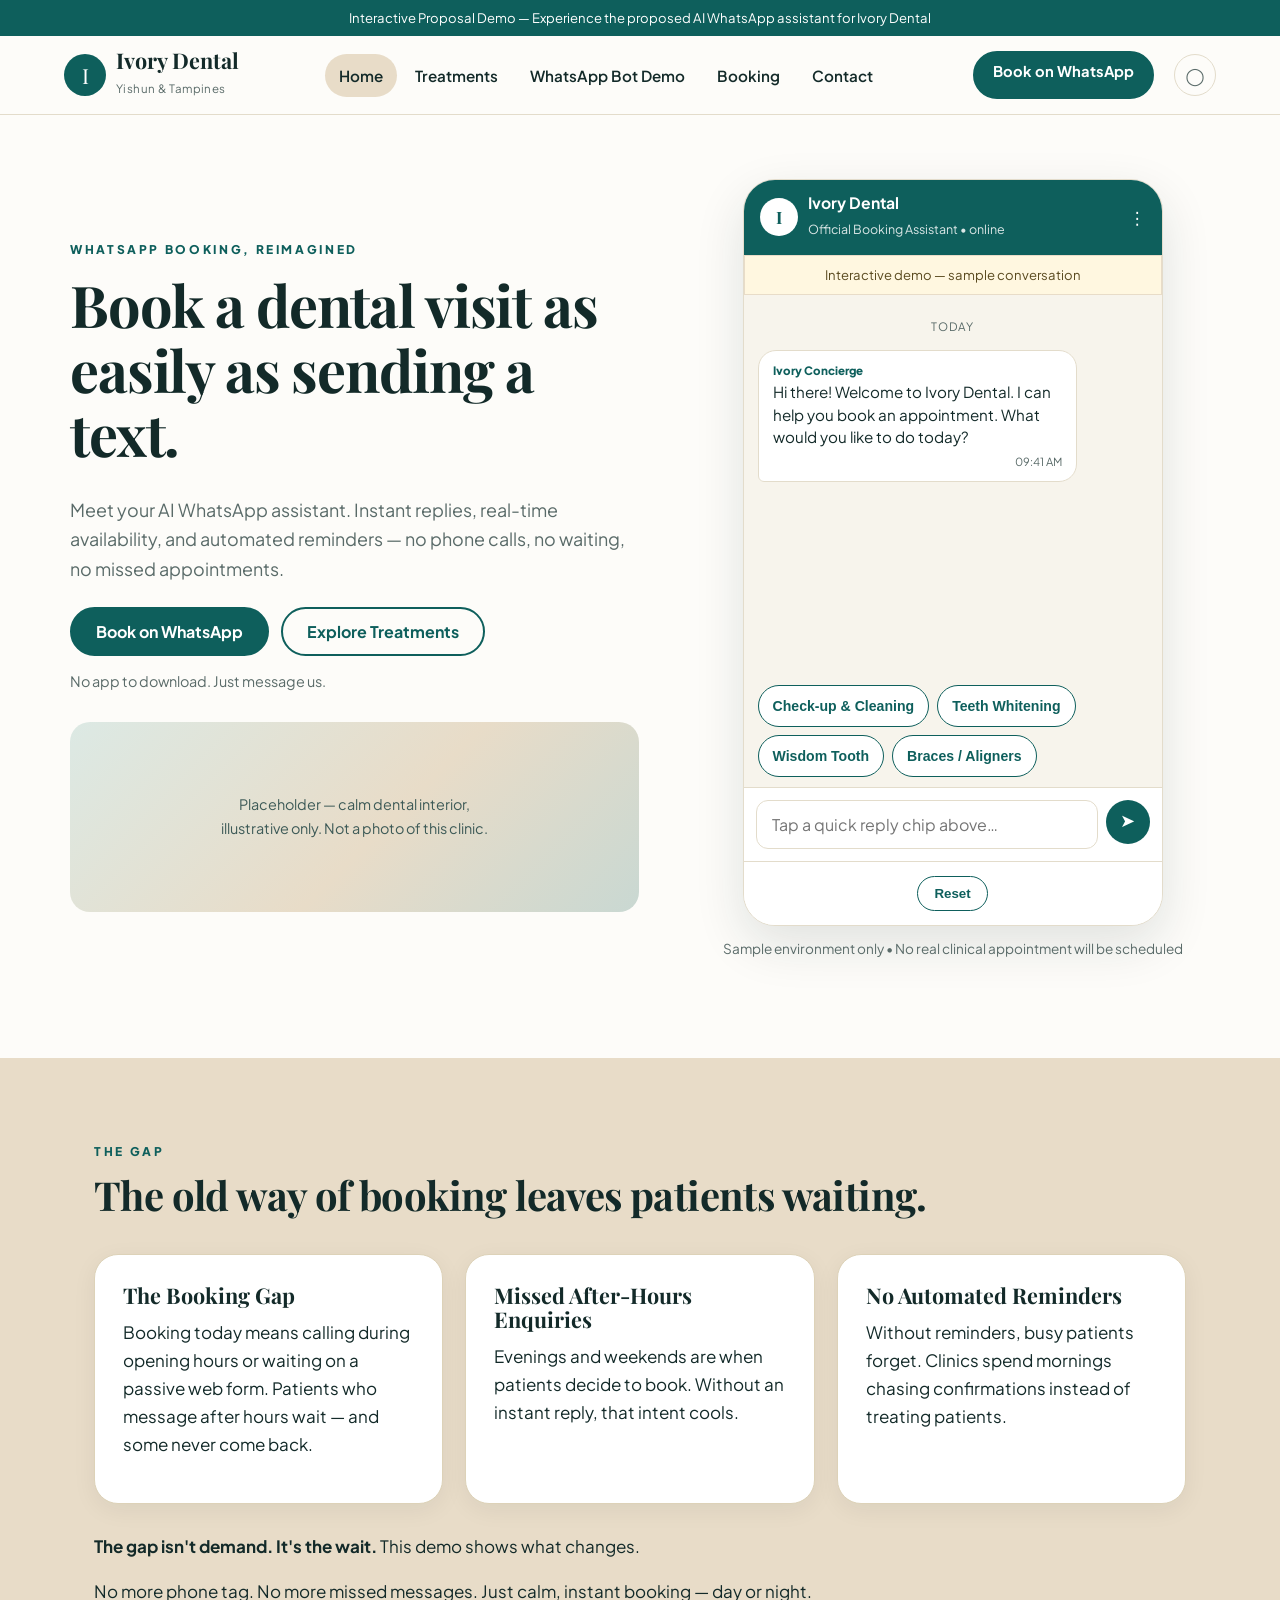
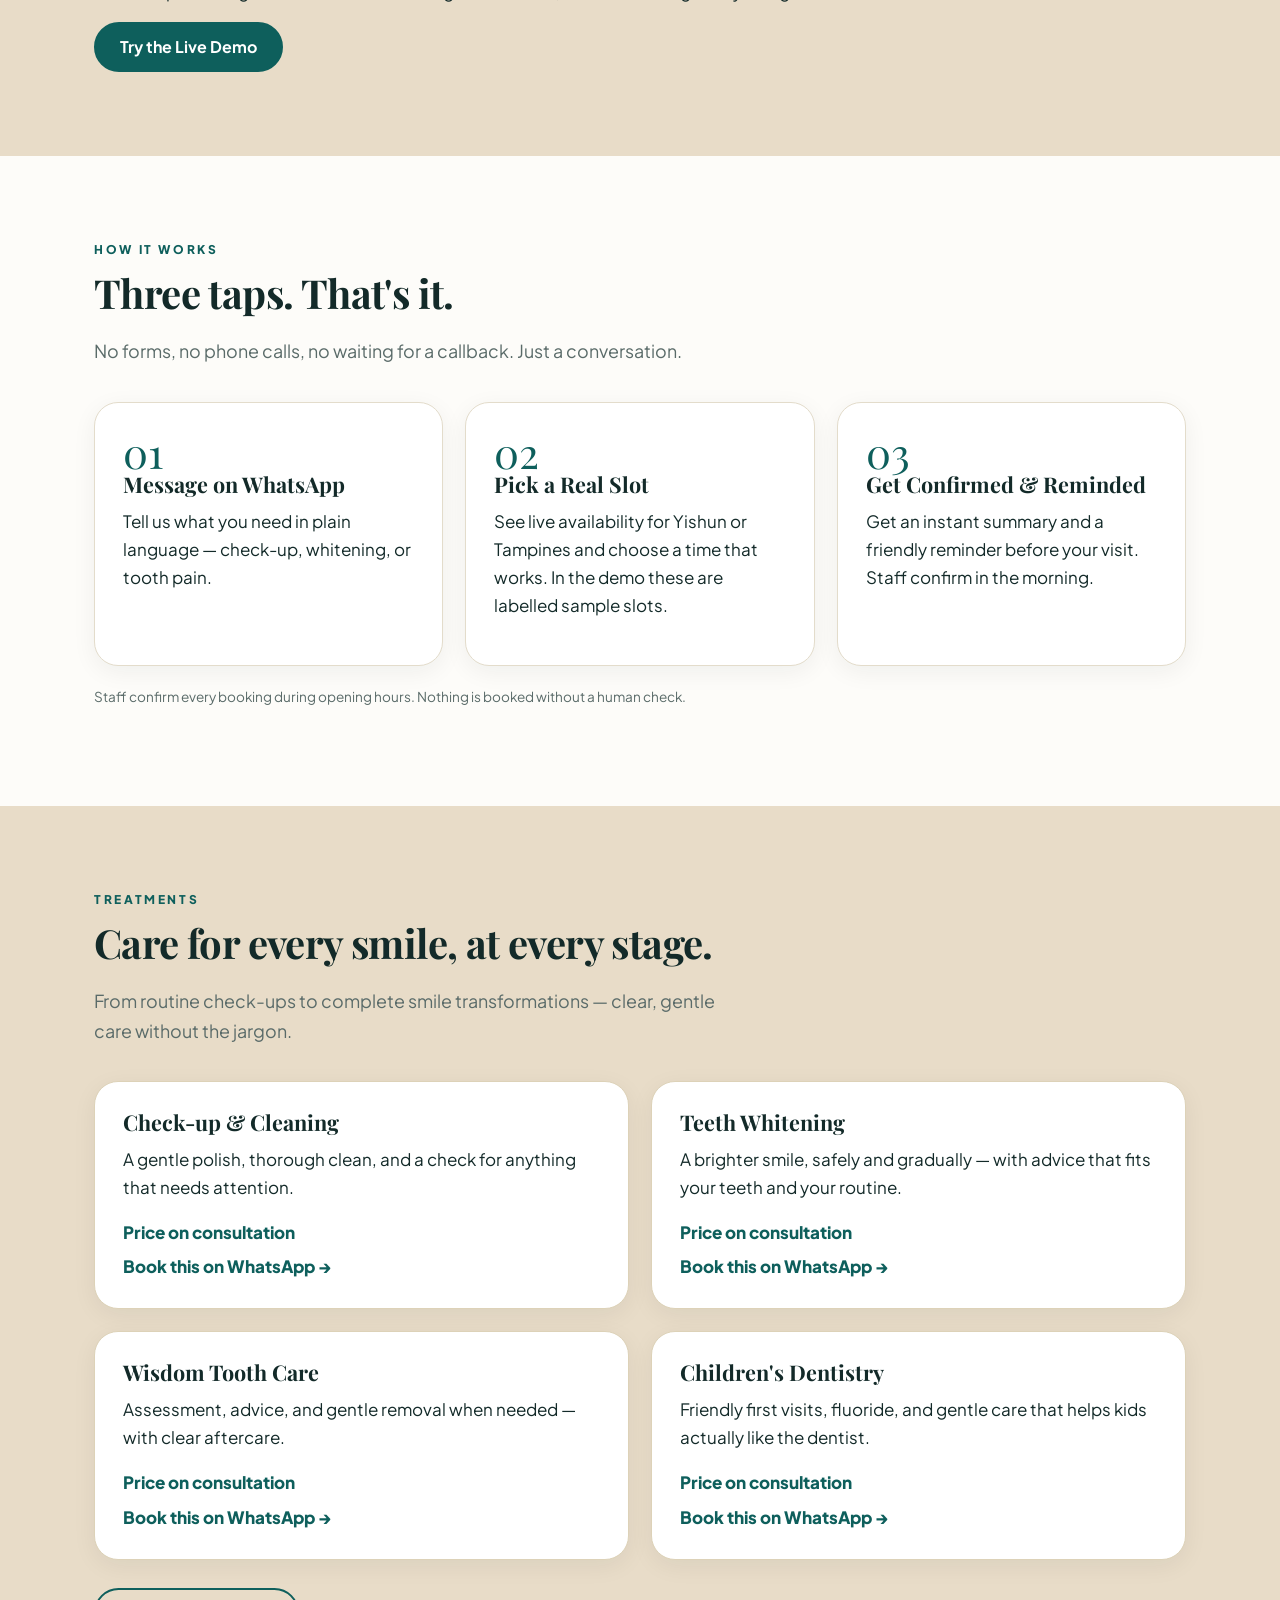
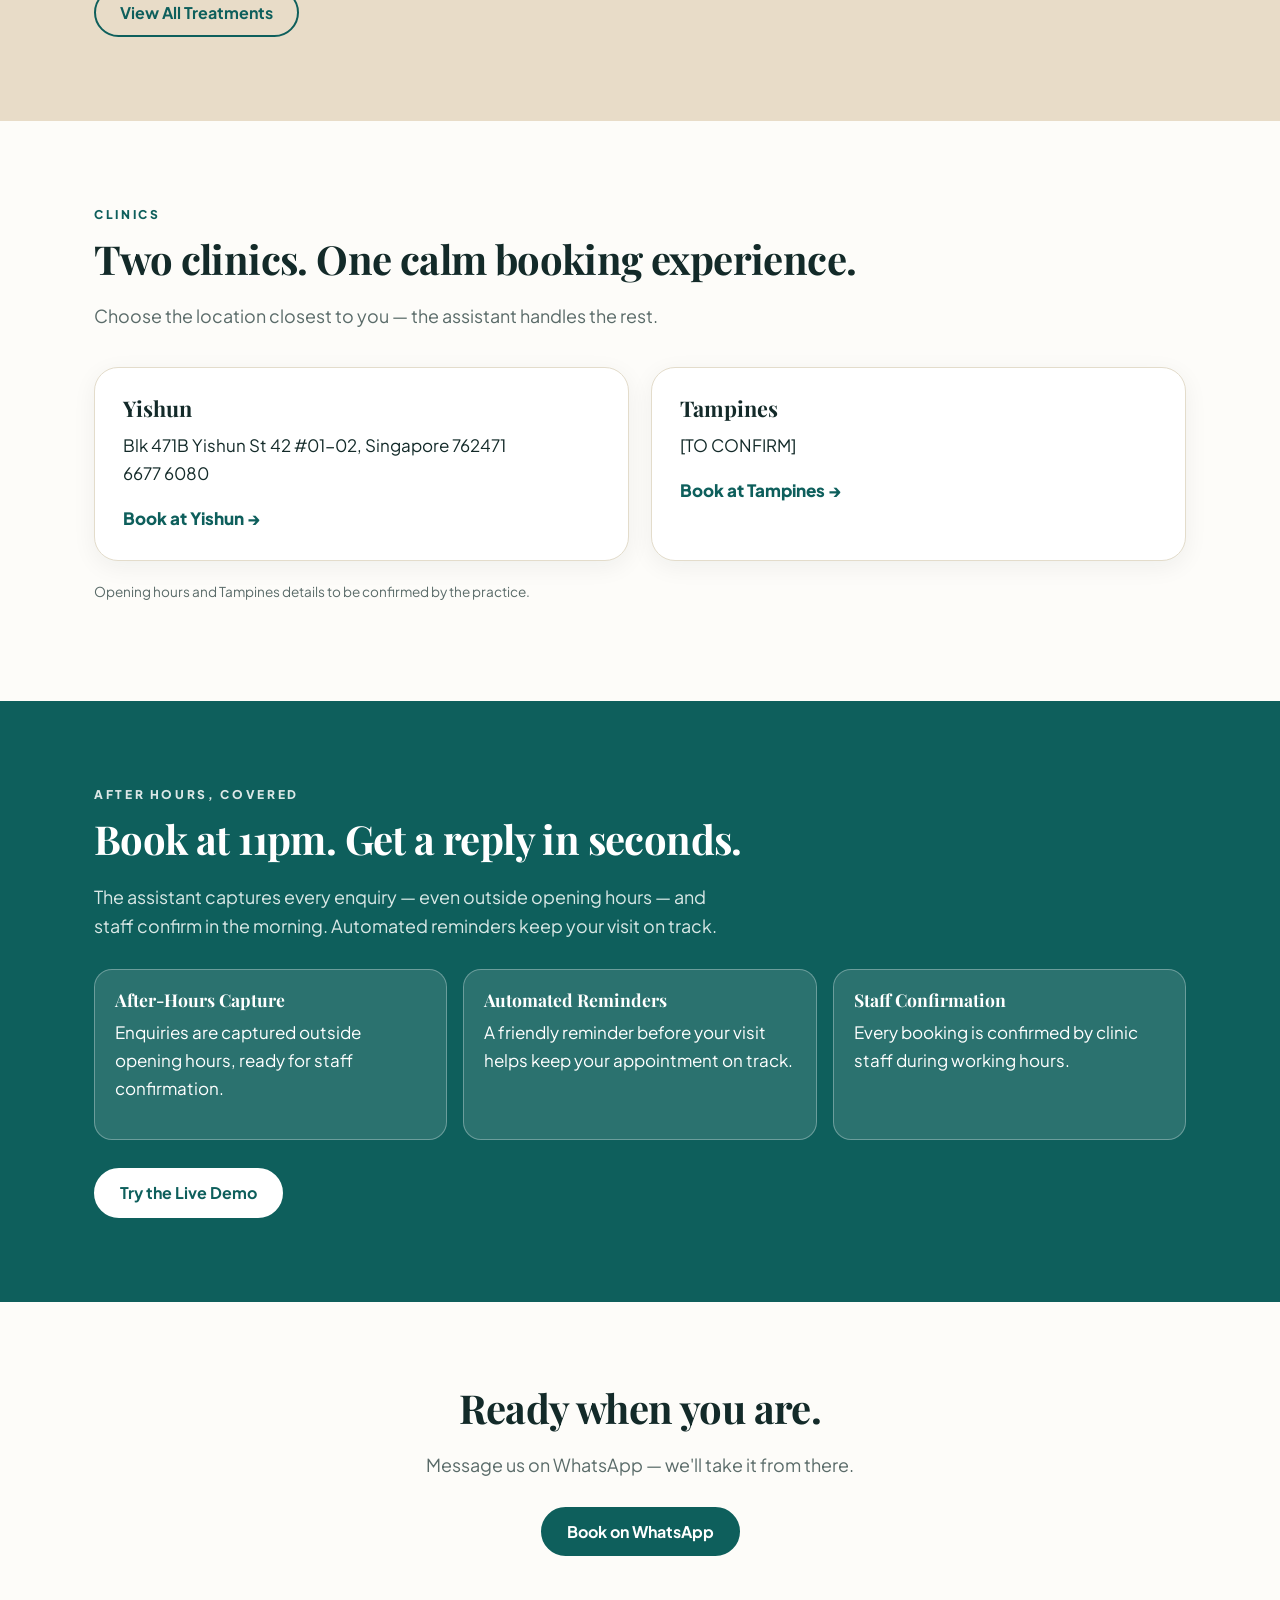
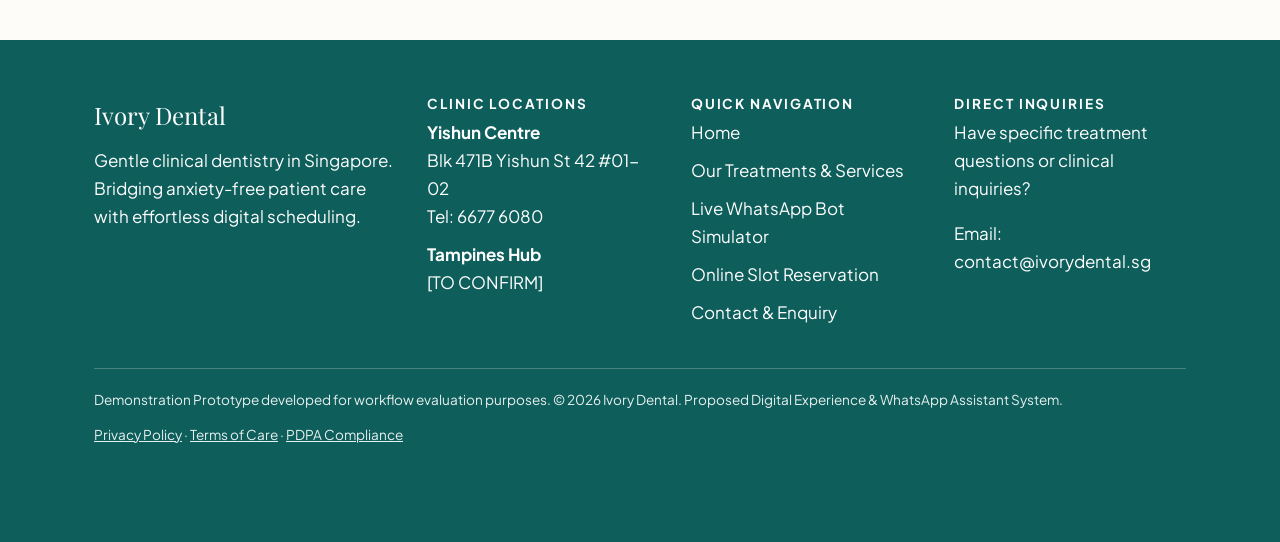
<file: index.html>
<!DOCTYPE html>
<html lang="en">
<head>
<meta charset="UTF-8">
<meta name="viewport" content="width=device-width, initial-scale=1">
<title>Ivory Dental — Book a dental visit as easily as sending a text | WhatsApp Booking Demo</title>
<meta name="description" content="Interactive proposal demo of the proposed Ivory Dental WhatsApp booking assistant. Sample conversation only — no real appointment will be scheduled.">
<link rel="preconnect" href="https://fonts.googleapis.com">
<link href="https://fonts.googleapis.com/css2?family=Playfair+Display:wght@600;700&family=Plus+Jakarta+Sans:wght@400;600;700;800&display=swap" rel="stylesheet">
<link rel="stylesheet" href="style.css">
</head>
<body>
<a class="skip" href="#main">Skip to content</a>
<div class="announce">Interactive Proposal Demo — Experience the proposed AI WhatsApp assistant for Ivory Dental</div>
<header class="site"><div class="header-in">
<a class="logo" href="index.html"><span class="logo-mark">I</span><span><b>Ivory Dental</b><small>Yishun &amp; Tampines</small></span></a>
<nav class="main" aria-label="Main"><a href="index.html" class="active">Home</a><a href="treatments.html">Treatments</a><a href="bot-demo.html">WhatsApp Bot Demo</a><a href="booking.html">Booking</a><a href="contact.html">Contact</a></nav>
<a class="btn btn-primary btn-sm header-cta" href="bot-demo.html">Book on WhatsApp</a>
<span class="account" aria-label="Account">◯</span>
</div></header>
<main id="main">
<section class="wrap hero">
<div>
<p class="eyebrow">WhatsApp Booking, Reimagined</p>
<h1>Book a dental visit as easily as sending a text.</h1>
<p class="lede">Meet your AI WhatsApp assistant. Instant replies, real-time availability, and automated reminders — no phone calls, no waiting, no missed appointments.</p>
<div class="hero-ctas"><a class="btn btn-primary" href="bot-demo.html">Book on WhatsApp</a><a class="btn btn-outline" href="treatments.html">Explore Treatments</a></div>
<p class="hero-note">No app to download. Just message us.</p>
<div class="img-placeholder" style="margin-top:28px"><span>Placeholder — calm dental interior, illustrative only. Not a photo of this clinic.</span></div>
</div>
<div>
<div class="phone" data-chat>
<div class="phone-head"><span class="avatar">I</span><span><b>Ivory Dental</b><small>Official Booking Assistant • online</small></span><span class="spacer"></span><span aria-hidden="true">⋮</span></div>
<div class="demo-badge">Interactive demo — sample conversation</div>
<div class="chat" data-chat-log></div>
<div class="chips" style="padding:10px 14px;background:#F7F4EC" data-chat-chips></div>
<div class="composer"><input type="text" placeholder="Tap a quick reply chip above…" aria-label="Demo composer (not functional)" readonly><button type="button" aria-label="Send (demo only)">➤</button></div>
<div class="chat-controls"><button type="button" data-reminder-btn style="display:none">Test 24h Prior Reminder</button><button type="button" data-reset-btn>Reset</button></div>
</div>
<p class="note center" style="margin-top:12px">Sample environment only • No real clinical appointment will be scheduled</p>
</div>
</section>

<section class="band"><div class="wrap">
<p class="eyebrow">The Gap</p>
<h2>The old way of booking leaves patients waiting.</h2>
<div class="grid3">
<div class="card"><h3>The Booking Gap</h3><p>Booking today means calling during opening hours or waiting on a passive web form. Patients who message after hours wait — and some never come back.</p></div>
<div class="card"><h3>Missed After-Hours Enquiries</h3><p>Evenings and weekends are when patients decide to book. Without an instant reply, that intent cools.</p></div>
<div class="card"><h3>No Automated Reminders</h3><p>Without reminders, busy patients forget. Clinics spend mornings chasing confirmations instead of treating patients.</p></div>
</div>
<p style="margin-top:28px"><strong>The gap isn't demand. It's the wait.</strong> This demo shows what changes.</p>
<p>No more phone tag. No more missed messages. Just calm, instant booking — day or night.</p>
<a class="btn btn-primary" href="bot-demo.html">Try the Live Demo</a>
</div></section>

<section><div class="wrap">
<p class="eyebrow">How It Works</p>
<h2>Three taps. That's it.</h2>
<p class="lede">No forms, no phone calls, no waiting for a callback. Just a conversation.</p>
<div class="grid3">
<div class="card"><div class="step-num">01</div><h3>Message on WhatsApp</h3><p>Tell us what you need in plain language — check-up, whitening, or tooth pain.</p></div>
<div class="card"><div class="step-num">02</div><h3>Pick a Real Slot</h3><p>See live availability for Yishun or Tampines and choose a time that works. In the demo these are labelled sample slots.</p></div>
<div class="card"><div class="step-num">03</div><h3>Get Confirmed &amp; Reminded</h3><p>Get an instant summary and a friendly reminder before your visit. Staff confirm in the morning.</p></div>
</div>
<p class="note" style="margin-top:20px">Staff confirm every booking during opening hours. Nothing is booked without a human check.</p>
</div></section>

<section class="band"><div class="wrap">
<p class="eyebrow">Treatments</p>
<h2>Care for every smile, at every stage.</h2>
<p class="lede">From routine check-ups to complete smile transformations — clear, gentle care without the jargon.</p>
<div class="grid2">
<div class="card"><h3>Check-up &amp; Cleaning</h3><p>A gentle polish, thorough clean, and a check for anything that needs attention.</p><p class="price">Price on consultation</p><a class="card-link" href="bot-demo.html">Book this on WhatsApp →</a></div>
<div class="card"><h3>Teeth Whitening</h3><p>A brighter smile, safely and gradually — with advice that fits your teeth and your routine.</p><p class="price">Price on consultation</p><a class="card-link" href="bot-demo.html">Book this on WhatsApp →</a></div>
<div class="card"><h3>Wisdom Tooth Care</h3><p>Assessment, advice, and gentle removal when needed — with clear aftercare.</p><p class="price">Price on consultation</p><a class="card-link" href="bot-demo.html">Book this on WhatsApp →</a></div>
<div class="card"><h3>Children's Dentistry</h3><p>Friendly first visits, fluoride, and gentle care that helps kids actually like the dentist.</p><p class="price">Price on consultation</p><a class="card-link" href="bot-demo.html">Book this on WhatsApp →</a></div>
</div>
<div style="margin-top:28px"><a class="btn btn-outline" href="treatments.html">View All Treatments</a></div>
</div></section>

<section><div class="wrap">
<p class="eyebrow">Clinics</p>
<h2>Two clinics. One calm booking experience.</h2>
<p class="lede">Choose the location closest to you — the assistant handles the rest.</p>
<div class="grid2">
<div class="card"><h3>Yishun</h3><p>Blk 471B Yishun St 42 #01-02, Singapore 762471<br>6677 6080</p><a class="card-link" href="bot-demo.html">Book at Yishun →</a></div>
<div class="card"><h3>Tampines</h3><p>[TO CONFIRM]</p><a class="card-link" href="bot-demo.html">Book at Tampines →</a></div>
</div>
<p class="note" style="margin-top:20px">Opening hours and Tampines details to be confirmed by the practice.</p>
</div></section>

<section class="band-teal"><div class="wrap">
<p class="eyebrow">After Hours, Covered</p>
<h2>Book at 11pm. Get a reply in seconds.</h2>
<p class="lede">The assistant captures every enquiry — even outside opening hours — and staff confirm in the morning. Automated reminders keep your visit on track.</p>
<div class="mini-cards">
<div class="mini"><h3>After-Hours Capture</h3><p>Enquiries are captured outside opening hours, ready for staff confirmation.</p></div>
<div class="mini"><h3>Automated Reminders</h3><p>A friendly reminder before your visit helps keep your appointment on track.</p></div>
<div class="mini"><h3>Staff Confirmation</h3><p>Every booking is confirmed by clinic staff during working hours.</p></div>
</div>
<div style="margin-top:28px"><a class="btn btn-white" href="bot-demo.html">Try the Live Demo</a></div>
</div></section>

<section class="center"><div class="wrap">
<h2>Ready when you are.</h2>
<p class="lede" style="margin:0 auto 1.5em">Message us on WhatsApp — we'll take it from there.</p>
<a class="btn btn-primary" href="bot-demo.html">Book on WhatsApp</a>
</div></section>
</main>
<footer class="site"><div class="wrap">
<div class="foot-grid">
<div><p style="font-family:var(--serif);font-size:1.5rem;margin:0 0 10px">Ivory Dental</p><p>Gentle clinical dentistry in Singapore. Bridging anxiety-free patient care with effortless digital scheduling.</p></div>
<div><h3>Clinic Locations</h3><ul><li><strong>Yishun Centre</strong><br>Blk 471B Yishun St 42 #01-02<br>Tel: 6677 6080</li><li><strong>Tampines Hub</strong><br>[TO CONFIRM]</li></ul></div>
<div><h3>Quick Navigation</h3><ul><li><a href="index.html">Home</a></li><li><a href="treatments.html">Our Treatments &amp; Services</a></li><li><a href="bot-demo.html">Live WhatsApp Bot Simulator</a></li><li><a href="booking.html">Online Slot Reservation</a></li><li><a href="contact.html">Contact &amp; Enquiry</a></li></ul></div>
<div><h3>Direct Inquiries</h3><p>Have specific treatment questions or clinical inquiries?</p><p>Email: <a href="mailto:contact@ivorydental.sg">contact@ivorydental.sg</a></p></div>
</div>
<div class="foot-bottom"><span>Demonstration Prototype developed for workflow evaluation purposes. © 2026 Ivory Dental. Proposed Digital Experience &amp; WhatsApp Assistant System.</span><span><a href="contact.html">Privacy Policy</a> · <a href="contact.html">Terms of Care</a> · <a href="contact.html">PDPA Compliance</a></span></div>
</div></footer>
<div class="mobile-bar"><a href="bot-demo.html">Book on WhatsApp</a><a class="call" href="tel:66776080">Call 6677 6080</a></div>
<script src="app.js"></script>
</body>
</html>
</file>
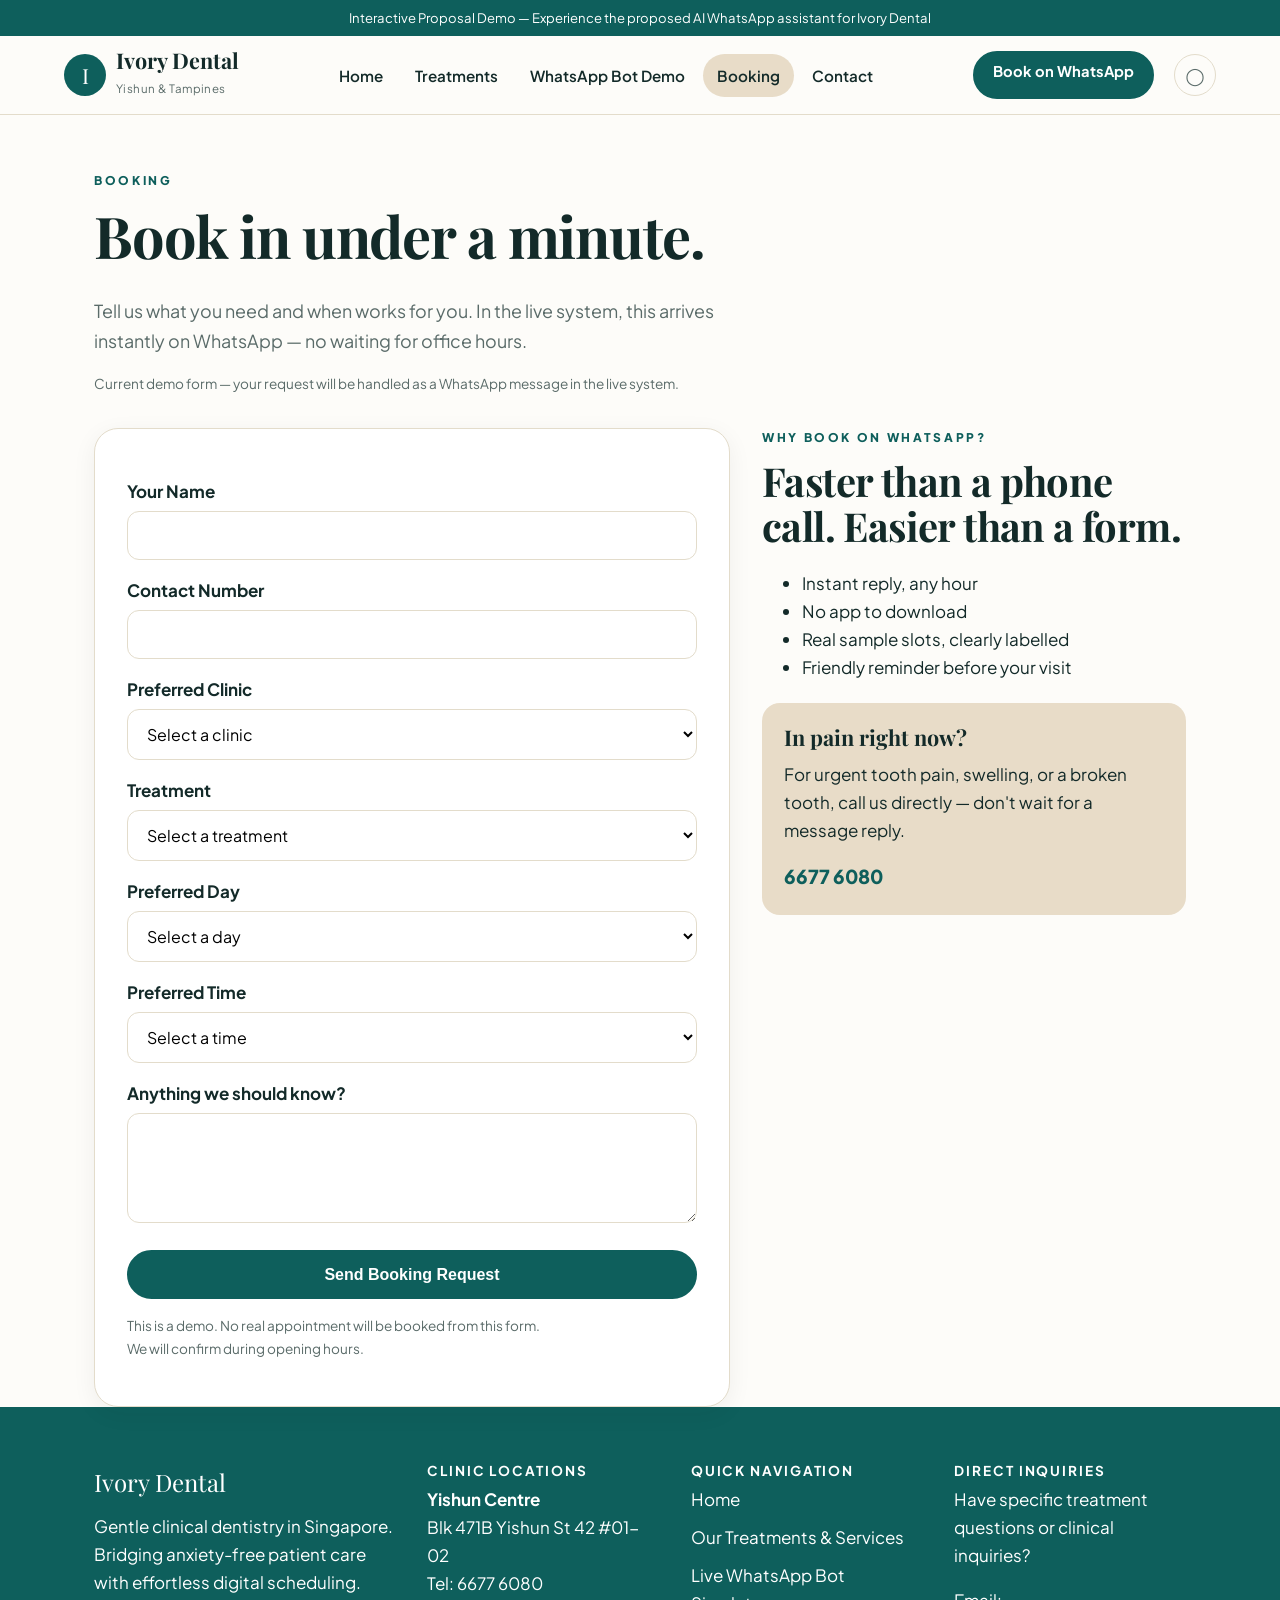
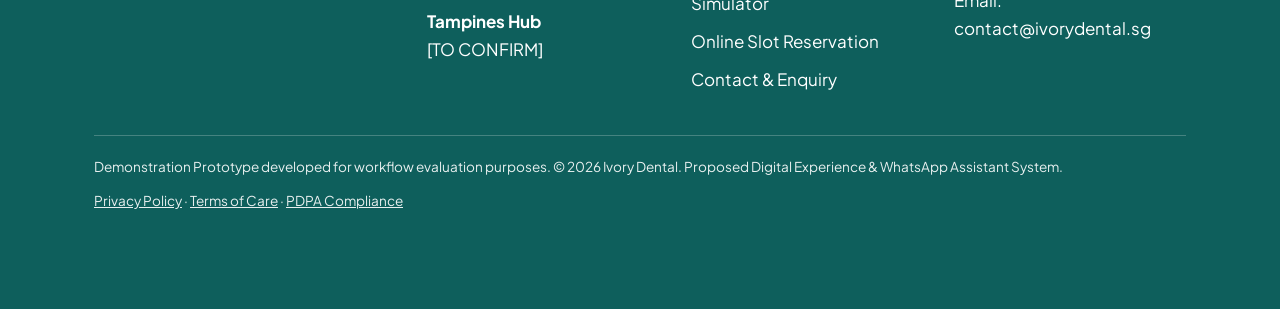
<file: booking.html>
<!DOCTYPE html>
<html lang="en">
<head>
<meta charset="UTF-8">
<meta name="viewport" content="width=device-width, initial-scale=1">
<title>Ivory Dental Booking — Book in under a minute</title>
<meta name="description" content="Demo booking form for Ivory Dental. No real appointment will be booked from this form.">
<link rel="preconnect" href="https://fonts.googleapis.com">
<link href="https://fonts.googleapis.com/css2?family=Playfair+Display:wght@600;700&family=Plus+Jakarta+Sans:wght@400;600;700;800&display=swap" rel="stylesheet">
<link rel="stylesheet" href="style.css">
</head>
<body>
<a class="skip" href="#main">Skip to content</a>
<div class="announce">Interactive Proposal Demo — Experience the proposed AI WhatsApp assistant for Ivory Dental</div>
<header class="site"><div class="header-in">
<a class="logo" href="index.html"><span class="logo-mark">I</span><span><b>Ivory Dental</b><small>Yishun &amp; Tampines</small></span></a>
<nav class="main" aria-label="Main"><a href="index.html">Home</a><a href="treatments.html">Treatments</a><a href="bot-demo.html">WhatsApp Bot Demo</a><a href="booking.html" class=active>Booking</a><a href="contact.html">Contact</a></nav>
<a class="btn btn-primary btn-sm header-cta" href="bot-demo.html">Book on WhatsApp</a>
<span class="account" aria-label="Account">◯</span>
</div></header>
<main id="main">
<section class="wrap" style="padding-top:56px"><p class="eyebrow">Booking</p>
<h1>Book in under a minute.</h1>
<p class="lede">Tell us what you need and when works for you. In the live system, this arrives instantly on WhatsApp — no waiting for office hours.</p>
<p class="note">Current demo form — your request will be handled as a WhatsApp message in the live system.</p>
<div style="display:grid;grid-template-columns:1.2fr .8fr;gap:32px;margin-top:32px;align-items:start">
<form class="form-card" id="booking-form">
<label for="f-name">Your Name</label><input id="f-name" name="name" type="text" autocomplete="name" required>
<label for="f-contact">Contact Number</label><input id="f-contact" name="contact" type="tel" autocomplete="tel" required>
<label for="f-clinic">Preferred Clinic</label><select id="f-clinic" name="clinic" required><option value="">Select a clinic</option><option>Yishun</option><option>Tampines</option></select>
<label for="f-treatment">Treatment</label><select id="f-treatment" name="treatment" required><option value="">Select a treatment</option><option>Check-up & Cleaning</option><option>Fillings</option><option>Whitening</option><option>Orthodontics</option><option>Implants</option><option>Wisdom Tooth</option><option>Children's Dentistry</option></select>
<label for="f-day">Preferred Day</label><select id="f-day" name="day" required><option value="">Select a day</option><option>Monday</option><option>Tuesday</option><option>Wednesday</option><option>Thursday</option><option>Friday</option><option>Saturday</option><option>Sunday</option></select>
<label for="f-time">Preferred Time</label><select id="f-time" name="time" required><option value="">Select a time</option><option>Morning</option><option>Afternoon</option><option>Evening</option></select>
<label for="f-notes">Anything we should know?</label><textarea id="f-notes" name="notes"></textarea>
<button class="btn btn-primary" type="submit" style="margin-top:20px;width:100%">Send Booking Request</button>
<p class="note" style="margin-top:16px">This is a demo. No real appointment will be booked from this form.<br>We will confirm during opening hours.</p>
<div class="confirm" id="booking-confirm" hidden></div>
</form>
<div>
<p class="eyebrow">Why Book on WhatsApp?</p>
<h2>Faster than a phone call. Easier than a form.</h2>
<ul><li>Instant reply, any hour</li><li>No app to download</li><li>Real sample slots, clearly labelled</li><li>Friendly reminder before your visit</li></ul>
<div class="urgent"><h3>In pain right now?</h3><p>For urgent tooth pain, swelling, or a broken tooth, call us directly — don't wait for a message reply.</p><a href="tel:66776080">6677 6080</a></div>
</div></div></section>
</main>
<footer class="site"><div class="wrap">
<div class="foot-grid">
<div><p style="font-family:var(--serif);font-size:1.5rem;margin:0 0 10px">Ivory Dental</p><p>Gentle clinical dentistry in Singapore. Bridging anxiety-free patient care with effortless digital scheduling.</p></div>
<div><h3>Clinic Locations</h3><ul><li><strong>Yishun Centre</strong><br>Blk 471B Yishun St 42 #01-02<br>Tel: 6677 6080</li><li><strong>Tampines Hub</strong><br>[TO CONFIRM]</li></ul></div>
<div><h3>Quick Navigation</h3><ul><li><a href="index.html">Home</a></li><li><a href="treatments.html">Our Treatments &amp; Services</a></li><li><a href="bot-demo.html">Live WhatsApp Bot Simulator</a></li><li><a href="booking.html">Online Slot Reservation</a></li><li><a href="contact.html">Contact &amp; Enquiry</a></li></ul></div>
<div><h3>Direct Inquiries</h3><p>Have specific treatment questions or clinical inquiries?</p><p>Email: <a href="mailto:contact@ivorydental.sg">contact@ivorydental.sg</a></p></div>
</div>
<div class="foot-bottom"><span>Demonstration Prototype developed for workflow evaluation purposes. © 2026 Ivory Dental. Proposed Digital Experience &amp; WhatsApp Assistant System.</span><span><a href="contact.html">Privacy Policy</a> · <a href="contact.html">Terms of Care</a> · <a href="contact.html">PDPA Compliance</a></span></div>
</div></footer>
<div class="mobile-bar"><a href="bot-demo.html">Book on WhatsApp</a><a class="call" href="tel:66776080">Call 6677 6080</a></div>
<script src="app.js"></script>
</body>
</html>
</file>
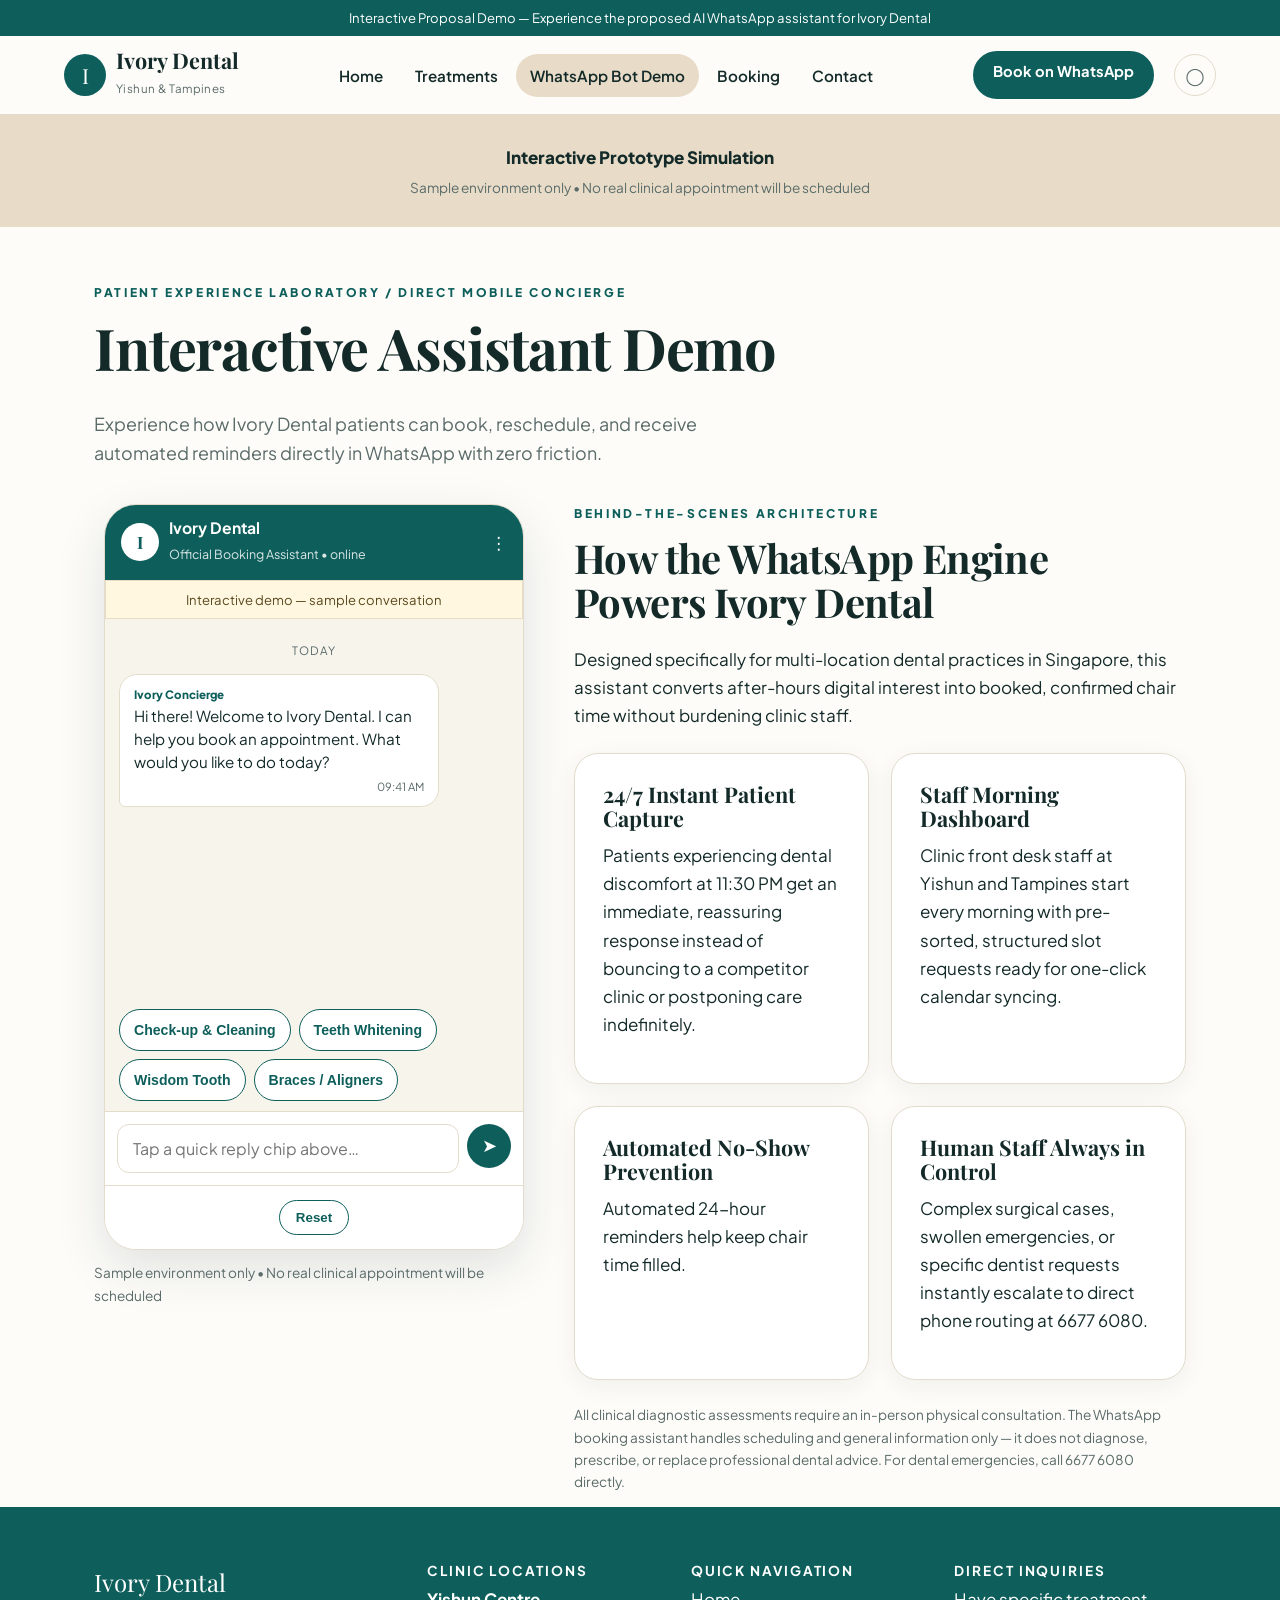
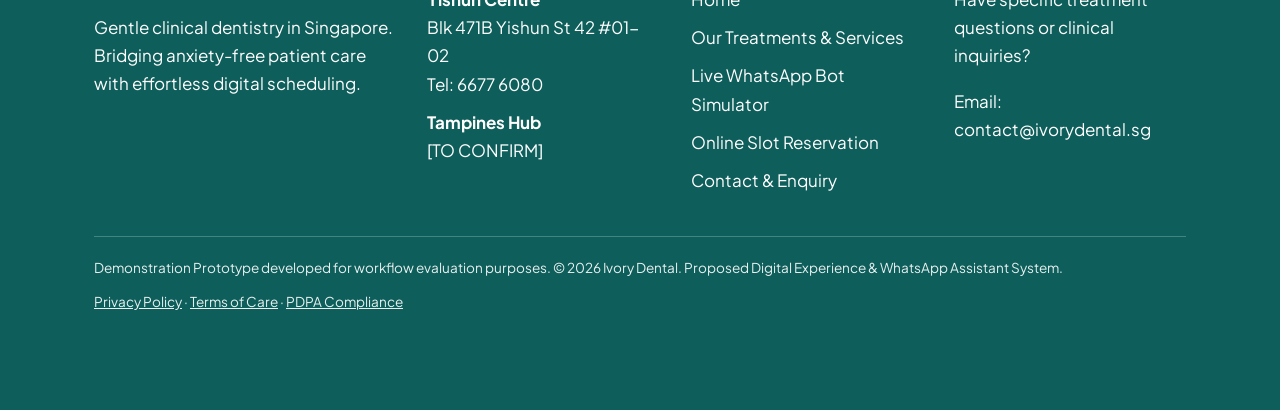
<file: bot-demo.html>
<!DOCTYPE html>
<html lang="en">
<head>
<meta charset="UTF-8">
<meta name="viewport" content="width=device-width, initial-scale=1">
<title>Ivory Dental WhatsApp Bot Demo — Interactive Assistant Demo</title>
<meta name="description" content="Try the proposed Ivory Dental WhatsApp booking assistant. Sample conversation only — Standard Booking flow.">
<link rel="preconnect" href="https://fonts.googleapis.com">
<link href="https://fonts.googleapis.com/css2?family=Playfair+Display:wght@600;700&family=Plus+Jakarta+Sans:wght@400;600;700;800&display=swap" rel="stylesheet">
<link rel="stylesheet" href="style.css">
</head>
<body>
<a class="skip" href="#main">Skip to content</a>
<div class="announce">Interactive Proposal Demo — Experience the proposed AI WhatsApp assistant for Ivory Dental</div>
<header class="site"><div class="header-in">
<a class="logo" href="index.html"><span class="logo-mark">I</span><span><b>Ivory Dental</b><small>Yishun &amp; Tampines</small></span></a>
<nav class="main" aria-label="Main"><a href="index.html">Home</a><a href="treatments.html">Treatments</a><a href="bot-demo.html" class=active>WhatsApp Bot Demo</a><a href="booking.html">Booking</a><a href="contact.html">Contact</a></nav>
<a class="btn btn-primary btn-sm header-cta" href="bot-demo.html">Book on WhatsApp</a>
<span class="account" aria-label="Account">◯</span>
</div></header>
<main id="main">
<section class="band" style="padding:28px 0"><div class="wrap center"><p style="margin:0;font-weight:800">Interactive Prototype Simulation</p><p class="note" style="margin:6px 0 0">Sample environment only • No real clinical appointment will be scheduled</p></div></section>
<section class="wrap" style="padding-top:56px"><p class="eyebrow">Patient Experience Laboratory / Direct Mobile Concierge</p>
<h1>Interactive Assistant Demo</h1>
<p class="lede">Experience how Ivory Dental patients can book, reschedule, and receive automated reminders directly in WhatsApp with zero friction.</p>
<div style="display:grid;grid-template-columns:440px 1fr;gap:40px;margin-top:36px;align-items:start" class="demo-layout">
<div><div class="phone" data-chat>
<div class="phone-head"><span class="avatar">I</span><span><b>Ivory Dental</b><small>Official Booking Assistant • online</small></span><span class="spacer"></span><span aria-hidden="true">⋮</span></div>
<div class="demo-badge">Interactive demo — sample conversation</div>
<div class="chat" data-chat-log></div>
<div class="chips" style="padding:10px 14px;background:#F7F4EC" data-chat-chips></div>
<div class="composer"><input type="text" placeholder="Tap a quick reply chip above…" aria-label="Demo composer (not functional)" readonly><button type="button" aria-label="Send (demo only)">➤</button></div>
<div class="chat-controls"><button type="button" data-reminder-btn style="display:none">Test 24h Prior Reminder</button><button type="button" data-reset-btn>Reset</button></div>
</div>
<p class="note" style="margin-top:12px">Sample environment only • No real clinical appointment will be scheduled</p></div>
<div>
<p class="eyebrow">Behind-the-Scenes Architecture</p>
<h2>How the WhatsApp Engine Powers Ivory Dental</h2>
<p>Designed specifically for multi-location dental practices in Singapore, this assistant converts after-hours digital interest into booked, confirmed chair time without burdening clinic staff.</p>
<div class="grid2" style="margin-top:24px">
<div class="card"><h3>24/7 Instant Patient Capture</h3><p>Patients experiencing dental discomfort at 11:30 PM get an immediate, reassuring response instead of bouncing to a competitor clinic or postponing care indefinitely.</p></div>
<div class="card"><h3>Staff Morning Dashboard</h3><p>Clinic front desk staff at Yishun and Tampines start every morning with pre-sorted, structured slot requests ready for one-click calendar syncing.</p></div>
<div class="card"><h3>Automated No-Show Prevention</h3><p>Automated 24-hour reminders help keep chair time filled.</p></div>
<div class="card"><h3>Human Staff Always in Control</h3><p>Complex surgical cases, swollen emergencies, or specific dentist requests instantly escalate to direct phone routing at 6677 6080.</p></div>
</div>
<p class="note" style="margin-top:24px">All clinical diagnostic assessments require an in-person physical consultation. The WhatsApp booking assistant handles scheduling and general information only — it does not diagnose, prescribe, or replace professional dental advice. For dental emergencies, call 6677 6080 directly.</p>
</div></div></section>
</main>
<footer class="site"><div class="wrap">
<div class="foot-grid">
<div><p style="font-family:var(--serif);font-size:1.5rem;margin:0 0 10px">Ivory Dental</p><p>Gentle clinical dentistry in Singapore. Bridging anxiety-free patient care with effortless digital scheduling.</p></div>
<div><h3>Clinic Locations</h3><ul><li><strong>Yishun Centre</strong><br>Blk 471B Yishun St 42 #01-02<br>Tel: 6677 6080</li><li><strong>Tampines Hub</strong><br>[TO CONFIRM]</li></ul></div>
<div><h3>Quick Navigation</h3><ul><li><a href="index.html">Home</a></li><li><a href="treatments.html">Our Treatments &amp; Services</a></li><li><a href="bot-demo.html">Live WhatsApp Bot Simulator</a></li><li><a href="booking.html">Online Slot Reservation</a></li><li><a href="contact.html">Contact &amp; Enquiry</a></li></ul></div>
<div><h3>Direct Inquiries</h3><p>Have specific treatment questions or clinical inquiries?</p><p>Email: <a href="mailto:contact@ivorydental.sg">contact@ivorydental.sg</a></p></div>
</div>
<div class="foot-bottom"><span>Demonstration Prototype developed for workflow evaluation purposes. © 2026 Ivory Dental. Proposed Digital Experience &amp; WhatsApp Assistant System.</span><span><a href="contact.html">Privacy Policy</a> · <a href="contact.html">Terms of Care</a> · <a href="contact.html">PDPA Compliance</a></span></div>
</div></footer>
<div class="mobile-bar"><a href="bot-demo.html">Book on WhatsApp</a><a class="call" href="tel:66776080">Call 6677 6080</a></div>
<script src="app.js"></script>
</body>
</html>
</file>
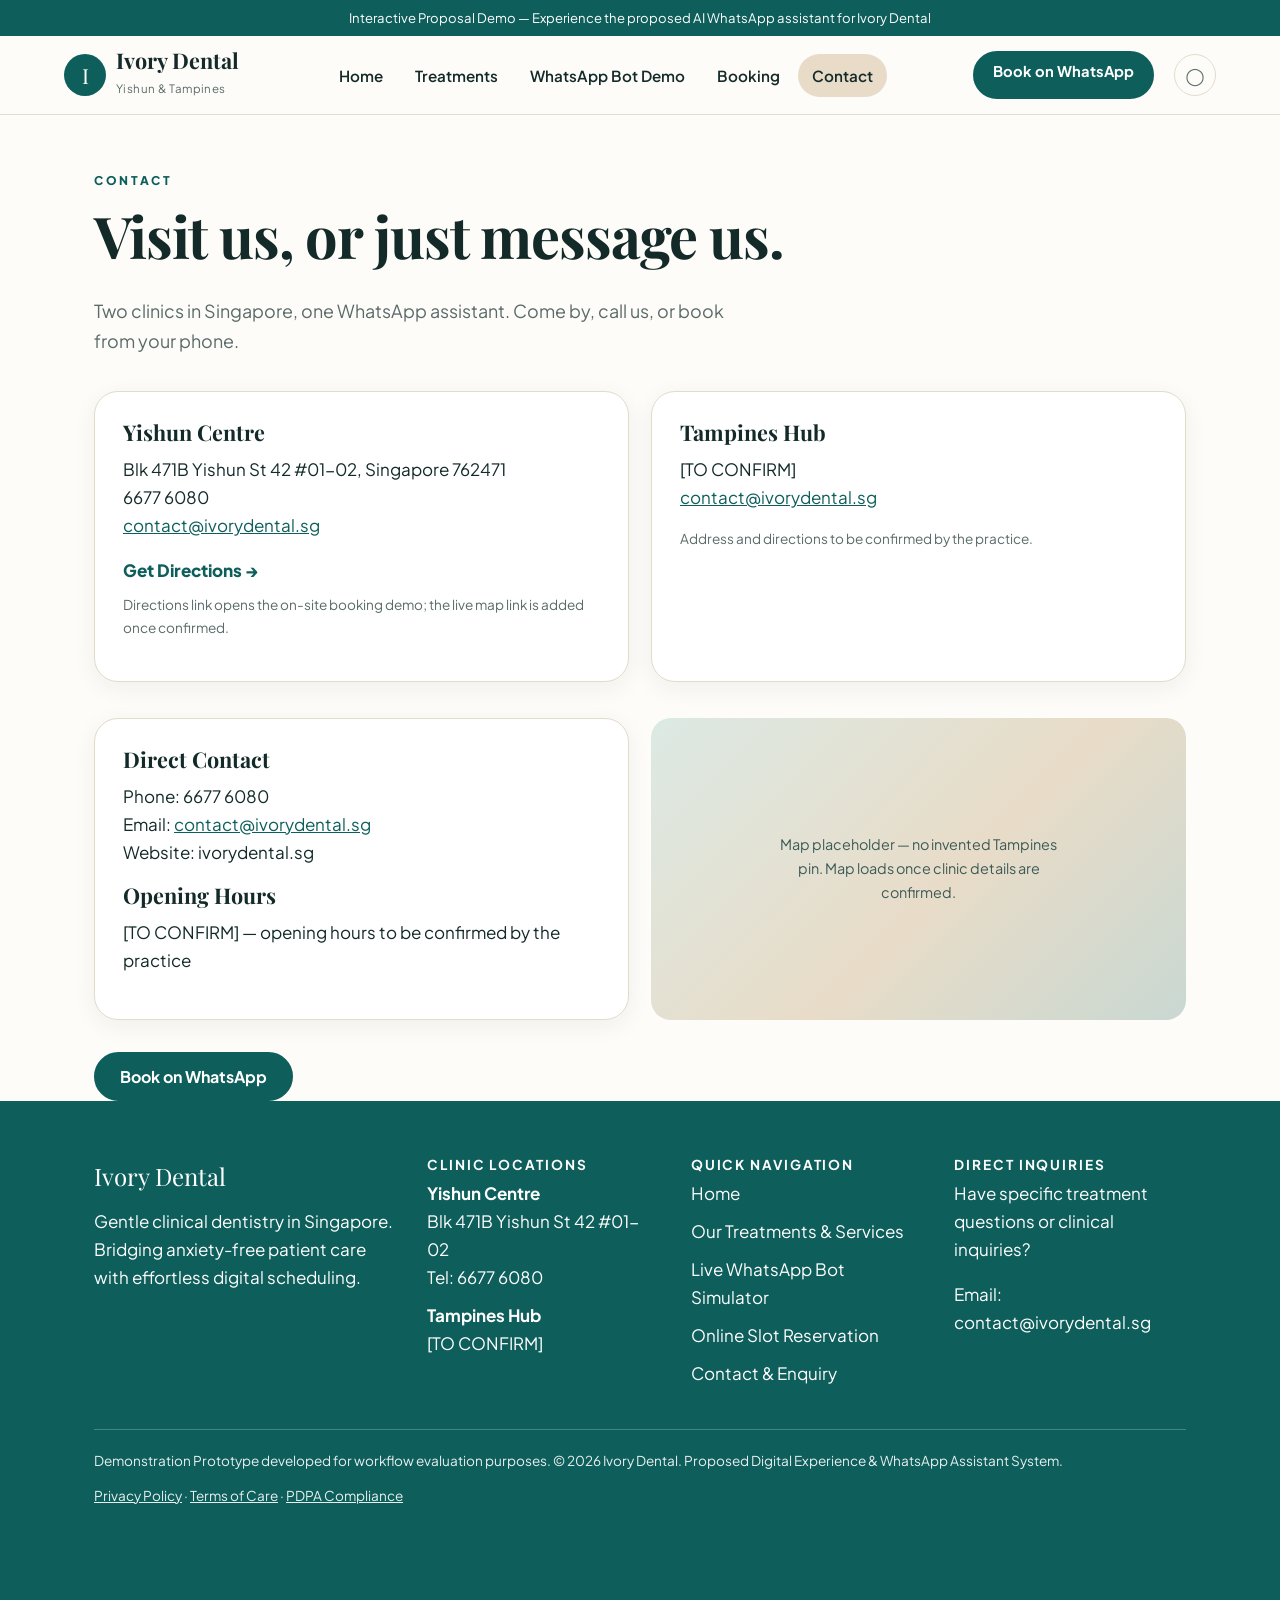
<file: contact.html>
<!DOCTYPE html>
<html lang="en">
<head>
<meta charset="UTF-8">
<meta name="viewport" content="width=device-width, initial-scale=1">
<title>Ivory Dental Contact — Yishun & Tampines</title>
<meta name="description" content="Contact Ivory Dental: Yishun address and phone, Tampines details to be confirmed.">
<link rel="preconnect" href="https://fonts.googleapis.com">
<link href="https://fonts.googleapis.com/css2?family=Playfair+Display:wght@600;700&family=Plus+Jakarta+Sans:wght@400;600;700;800&display=swap" rel="stylesheet">
<link rel="stylesheet" href="style.css">
</head>
<body>
<a class="skip" href="#main">Skip to content</a>
<div class="announce">Interactive Proposal Demo — Experience the proposed AI WhatsApp assistant for Ivory Dental</div>
<header class="site"><div class="header-in">
<a class="logo" href="index.html"><span class="logo-mark">I</span><span><b>Ivory Dental</b><small>Yishun &amp; Tampines</small></span></a>
<nav class="main" aria-label="Main"><a href="index.html">Home</a><a href="treatments.html">Treatments</a><a href="bot-demo.html">WhatsApp Bot Demo</a><a href="booking.html">Booking</a><a href="contact.html" class=active>Contact</a></nav>
<a class="btn btn-primary btn-sm header-cta" href="bot-demo.html">Book on WhatsApp</a>
<span class="account" aria-label="Account">◯</span>
</div></header>
<main id="main">
<section class="wrap" style="padding-top:56px"><p class="eyebrow">Contact</p>
<h1>Visit us, or just message us.</h1>
<p class="lede">Two clinics in Singapore, one WhatsApp assistant. Come by, call us, or book from your phone.</p>
<div class="grid2">
<div class="card"><h3>Yishun Centre</h3><p>Blk 471B Yishun St 42 #01-02, Singapore 762471<br>6677 6080<br><a href="mailto:contact@ivorydental.sg">contact@ivorydental.sg</a></p><a class="card-link" href="bot-demo.html">Get Directions →</a><p class="note" style="margin-top:10px">Directions link opens the on-site booking demo; the live map link is added once confirmed.</p></div>
<div class="card"><h3>Tampines Hub</h3><p>[TO CONFIRM]<br><a href="mailto:contact@ivorydental.sg">contact@ivorydental.sg</a></p><p class="note">Address and directions to be confirmed by the practice.</p></div>
</div>
<div class="grid2">
<div class="card"><h3>Direct Contact</h3><p>Phone: 6677 6080<br>Email: <a href="mailto:contact@ivorydental.sg">contact@ivorydental.sg</a><br>Website: ivorydental.sg</p><h3>Opening Hours</h3><p>[TO CONFIRM] — opening hours to be confirmed by the practice</p></div>
<div class="img-placeholder"><span>Map placeholder — no invented Tampines pin. Map loads once clinic details are confirmed.</span></div>
</div>
<div style="margin-top:32px"><a class="btn btn-primary" href="bot-demo.html">Book on WhatsApp</a></div>
</section>
</main>
<footer class="site"><div class="wrap">
<div class="foot-grid">
<div><p style="font-family:var(--serif);font-size:1.5rem;margin:0 0 10px">Ivory Dental</p><p>Gentle clinical dentistry in Singapore. Bridging anxiety-free patient care with effortless digital scheduling.</p></div>
<div><h3>Clinic Locations</h3><ul><li><strong>Yishun Centre</strong><br>Blk 471B Yishun St 42 #01-02<br>Tel: 6677 6080</li><li><strong>Tampines Hub</strong><br>[TO CONFIRM]</li></ul></div>
<div><h3>Quick Navigation</h3><ul><li><a href="index.html">Home</a></li><li><a href="treatments.html">Our Treatments &amp; Services</a></li><li><a href="bot-demo.html">Live WhatsApp Bot Simulator</a></li><li><a href="booking.html">Online Slot Reservation</a></li><li><a href="contact.html">Contact &amp; Enquiry</a></li></ul></div>
<div><h3>Direct Inquiries</h3><p>Have specific treatment questions or clinical inquiries?</p><p>Email: <a href="mailto:contact@ivorydental.sg">contact@ivorydental.sg</a></p></div>
</div>
<div class="foot-bottom"><span>Demonstration Prototype developed for workflow evaluation purposes. © 2026 Ivory Dental. Proposed Digital Experience &amp; WhatsApp Assistant System.</span><span><a href="contact.html">Privacy Policy</a> · <a href="contact.html">Terms of Care</a> · <a href="contact.html">PDPA Compliance</a></span></div>
</div></footer>
<div class="mobile-bar"><a href="bot-demo.html">Book on WhatsApp</a><a class="call" href="tel:66776080">Call 6677 6080</a></div>
<script src="app.js"></script>
</body>
</html>
</file>
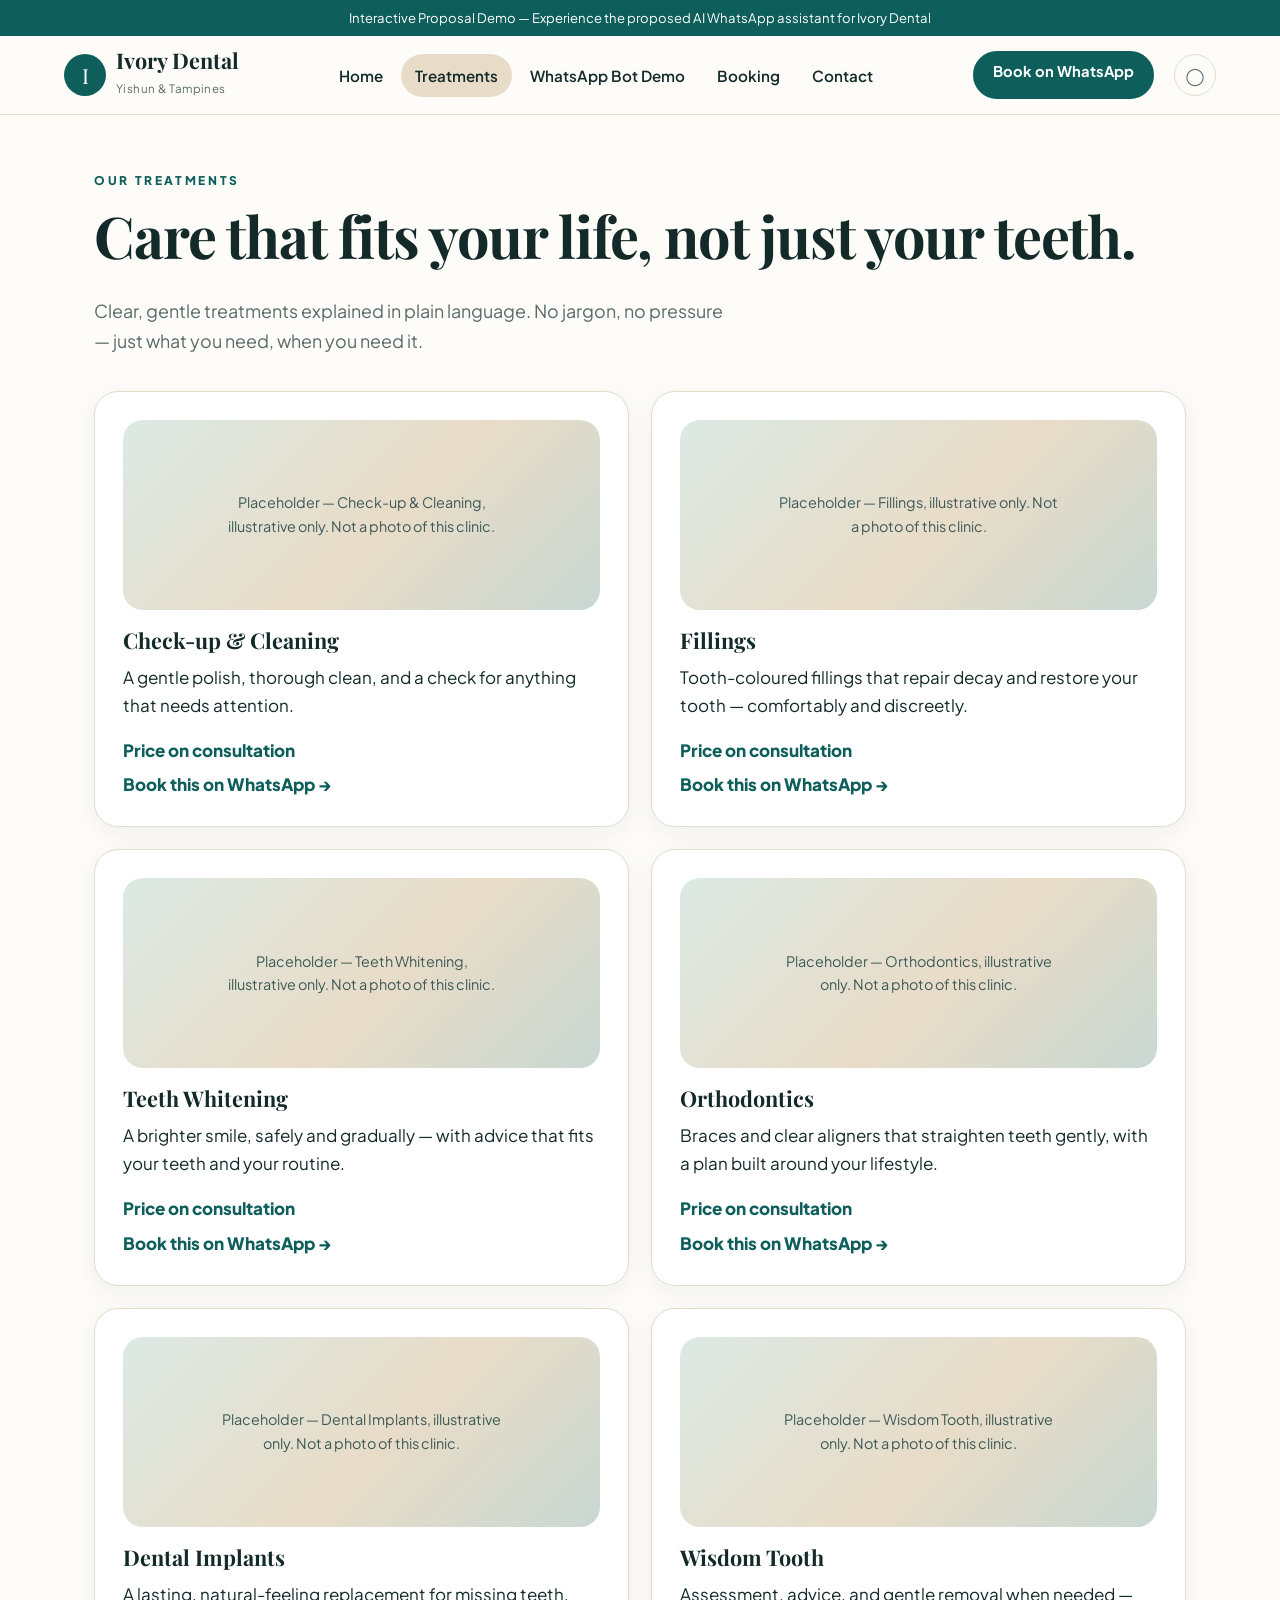
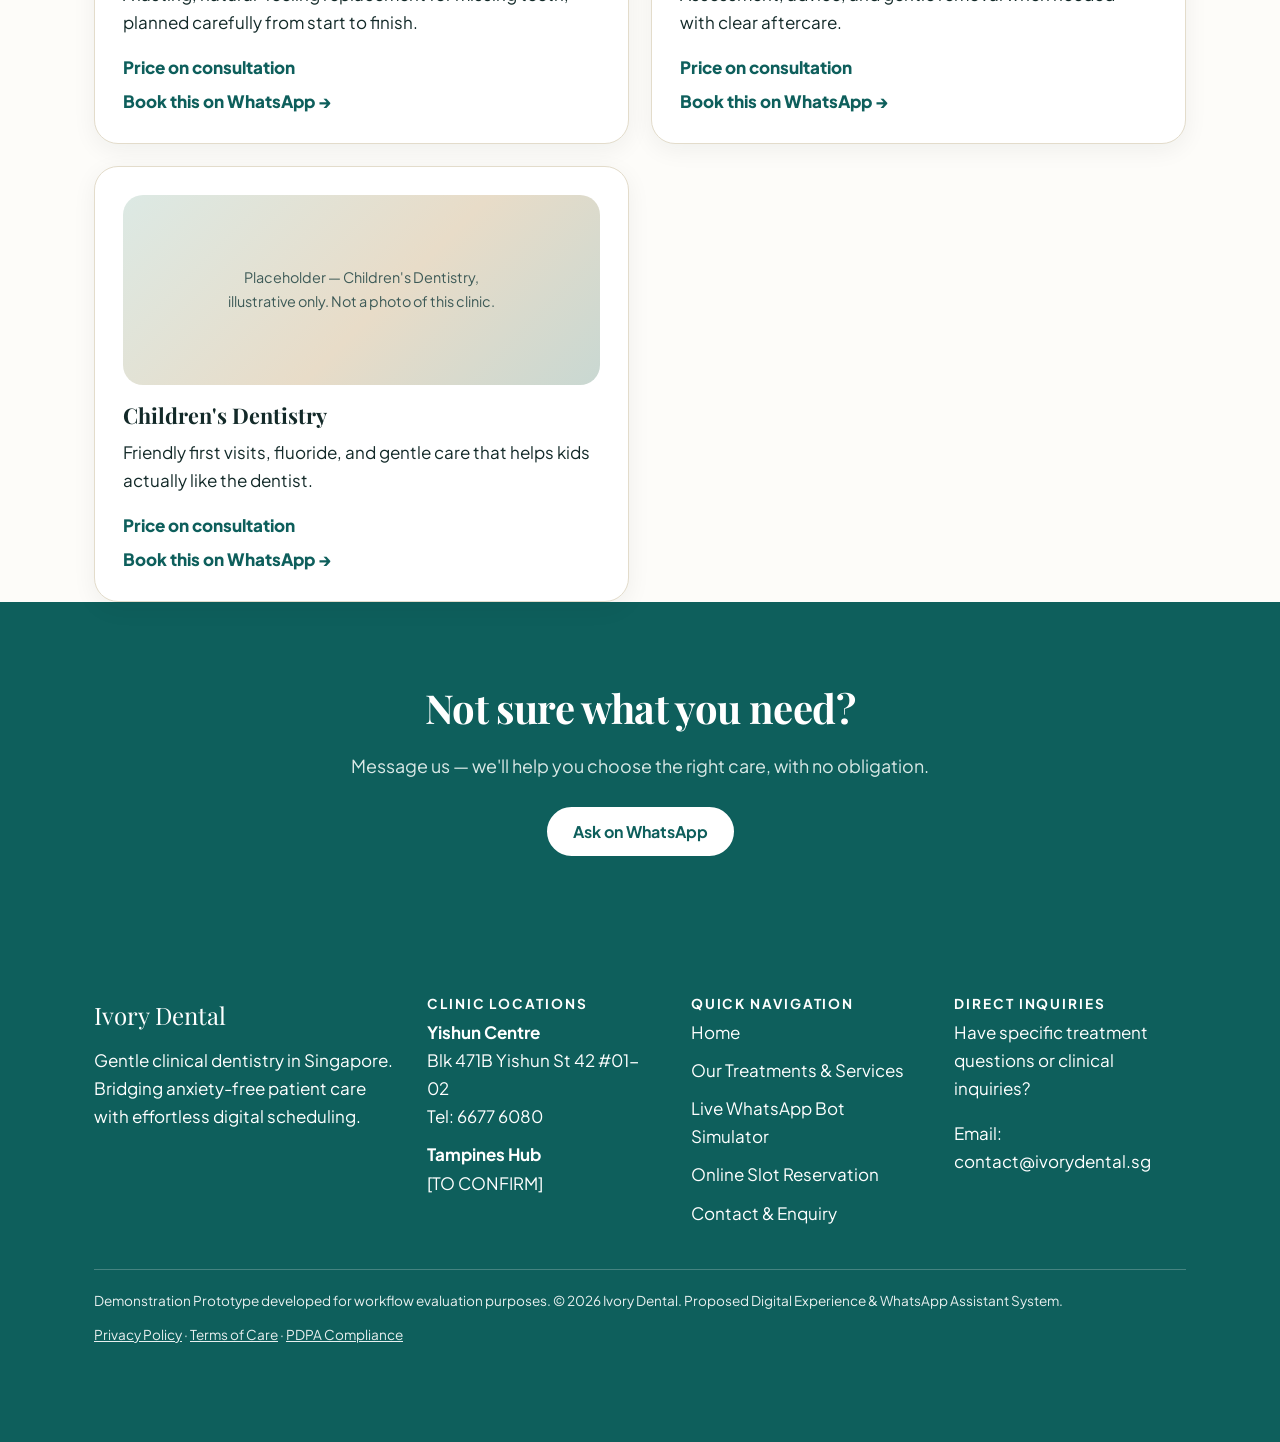
<file: treatments.html>
<!DOCTYPE html>
<html lang="en">
<head>
<meta charset="UTF-8">
<meta name="viewport" content="width=device-width, initial-scale=1">
<title>Ivory Dental Treatments — Price on consultation</title>
<meta name="description" content="All Ivory Dental treatments in plain language. No prices shown — price on consultation.">
<link rel="preconnect" href="https://fonts.googleapis.com">
<link href="https://fonts.googleapis.com/css2?family=Playfair+Display:wght@600;700&family=Plus+Jakarta+Sans:wght@400;600;700;800&display=swap" rel="stylesheet">
<link rel="stylesheet" href="style.css">
</head>
<body>
<a class="skip" href="#main">Skip to content</a>
<div class="announce">Interactive Proposal Demo — Experience the proposed AI WhatsApp assistant for Ivory Dental</div>
<header class="site"><div class="header-in">
<a class="logo" href="index.html"><span class="logo-mark">I</span><span><b>Ivory Dental</b><small>Yishun &amp; Tampines</small></span></a>
<nav class="main" aria-label="Main"><a href="index.html">Home</a><a href="treatments.html" class=active>Treatments</a><a href="bot-demo.html">WhatsApp Bot Demo</a><a href="booking.html">Booking</a><a href="contact.html">Contact</a></nav>
<a class="btn btn-primary btn-sm header-cta" href="bot-demo.html">Book on WhatsApp</a>
<span class="account" aria-label="Account">◯</span>
</div></header>
<main id="main">
<section class="wrap" style="padding-top:56px"><p class="eyebrow">Our Treatments</p>
<h1>Care that fits your life, not just your teeth.</h1>
<p class="lede">Clear, gentle treatments explained in plain language. No jargon, no pressure — just what you need, when you need it.</p>
<div class="grid2"><div class="card"><div class="img-placeholder"><span>Placeholder — Check-up & Cleaning, illustrative only. Not a photo of this clinic.</span></div><h3 style="margin-top:18px">Check-up & Cleaning</h3><p>A gentle polish, thorough clean, and a check for anything that needs attention.</p><p class="price">Price on consultation</p><a class="card-link" href="bot-demo.html">Book this on WhatsApp →</a></div><div class="card"><div class="img-placeholder"><span>Placeholder — Fillings, illustrative only. Not a photo of this clinic.</span></div><h3 style="margin-top:18px">Fillings</h3><p>Tooth-coloured fillings that repair decay and restore your tooth — comfortably and discreetly.</p><p class="price">Price on consultation</p><a class="card-link" href="bot-demo.html">Book this on WhatsApp →</a></div><div class="card"><div class="img-placeholder"><span>Placeholder — Teeth Whitening, illustrative only. Not a photo of this clinic.</span></div><h3 style="margin-top:18px">Teeth Whitening</h3><p>A brighter smile, safely and gradually — with advice that fits your teeth and your routine.</p><p class="price">Price on consultation</p><a class="card-link" href="bot-demo.html">Book this on WhatsApp →</a></div><div class="card"><div class="img-placeholder"><span>Placeholder — Orthodontics, illustrative only. Not a photo of this clinic.</span></div><h3 style="margin-top:18px">Orthodontics</h3><p>Braces and clear aligners that straighten teeth gently, with a plan built around your lifestyle.</p><p class="price">Price on consultation</p><a class="card-link" href="bot-demo.html">Book this on WhatsApp →</a></div><div class="card"><div class="img-placeholder"><span>Placeholder — Dental Implants, illustrative only. Not a photo of this clinic.</span></div><h3 style="margin-top:18px">Dental Implants</h3><p>A lasting, natural-feeling replacement for missing teeth, planned carefully from start to finish.</p><p class="price">Price on consultation</p><a class="card-link" href="bot-demo.html">Book this on WhatsApp →</a></div><div class="card"><div class="img-placeholder"><span>Placeholder — Wisdom Tooth, illustrative only. Not a photo of this clinic.</span></div><h3 style="margin-top:18px">Wisdom Tooth</h3><p>Assessment, advice, and gentle removal when needed — with clear aftercare.</p><p class="price">Price on consultation</p><a class="card-link" href="bot-demo.html">Book this on WhatsApp →</a></div><div class="card"><div class="img-placeholder"><span>Placeholder — Children's Dentistry, illustrative only. Not a photo of this clinic.</span></div><h3 style="margin-top:18px">Children's Dentistry</h3><p>Friendly first visits, fluoride, and gentle care that helps kids actually like the dentist.</p><p class="price">Price on consultation</p><a class="card-link" href="bot-demo.html">Book this on WhatsApp →</a></div></div></section>
<section class="band-teal center"><div class="wrap"><h2>Not sure what you need?</h2><p class="lede" style="margin:0 auto 1.5em">Message us — we'll help you choose the right care, with no obligation.</p><a class="btn btn-white" href="bot-demo.html">Ask on WhatsApp</a></div></section>
</main>
<footer class="site"><div class="wrap">
<div class="foot-grid">
<div><p style="font-family:var(--serif);font-size:1.5rem;margin:0 0 10px">Ivory Dental</p><p>Gentle clinical dentistry in Singapore. Bridging anxiety-free patient care with effortless digital scheduling.</p></div>
<div><h3>Clinic Locations</h3><ul><li><strong>Yishun Centre</strong><br>Blk 471B Yishun St 42 #01-02<br>Tel: 6677 6080</li><li><strong>Tampines Hub</strong><br>[TO CONFIRM]</li></ul></div>
<div><h3>Quick Navigation</h3><ul><li><a href="index.html">Home</a></li><li><a href="treatments.html">Our Treatments &amp; Services</a></li><li><a href="bot-demo.html">Live WhatsApp Bot Simulator</a></li><li><a href="booking.html">Online Slot Reservation</a></li><li><a href="contact.html">Contact &amp; Enquiry</a></li></ul></div>
<div><h3>Direct Inquiries</h3><p>Have specific treatment questions or clinical inquiries?</p><p>Email: <a href="mailto:contact@ivorydental.sg">contact@ivorydental.sg</a></p></div>
</div>
<div class="foot-bottom"><span>Demonstration Prototype developed for workflow evaluation purposes. © 2026 Ivory Dental. Proposed Digital Experience &amp; WhatsApp Assistant System.</span><span><a href="contact.html">Privacy Policy</a> · <a href="contact.html">Terms of Care</a> · <a href="contact.html">PDPA Compliance</a></span></div>
</div></footer>
<div class="mobile-bar"><a href="bot-demo.html">Book on WhatsApp</a><a class="call" href="tel:66776080">Call 6677 6080</a></div>
<script src="app.js"></script>
</body>
</html>
</file>
<file: style.css>
:root{
  --bg:#FDFCF9; --sand:#E8DCC8; --teal:#0E5F5C; --teal-dark:#0A4A47;
  --ink:#132A29; --muted:#5A6B69; --line:#E3DCCB; --wa:#25D366;
  --bubble-patient:#DCEFE3; --white:#fff;
  --serif:"Playfair Display",Georgia,"Times New Roman",serif;
  --sans:"Plus Jakarta Sans",system-ui,-apple-system,"Segoe UI",Roboto,Arial,sans-serif;
}
*{box-sizing:border-box}
html{scroll-behavior:smooth}
body{margin:0;background:var(--bg);color:var(--ink);font-family:var(--sans);font-size:17px;line-height:1.65;-webkit-font-smoothing:antialiased;overflow-x:hidden}
img,div{max-width:100%}
a{color:var(--teal)}
h1,h2,h3{font-family:var(--serif);line-height:1.12;margin:0 0 .5em;font-weight:700}
h1{font-size:clamp(2.1rem,4.6vw,3.6rem);letter-spacing:-.02em}
h2{font-size:clamp(1.7rem,3.4vw,2.5rem);letter-spacing:-.015em}
h3{font-size:1.35rem}
p{margin:0 0 1em}
.wrap{max-width:1140px;margin:0 auto;padding:0 24px}
.announce{background:var(--teal);color:#fff;text-align:center;font-size:.82rem;padding:9px 16px;line-height:1.4}
header.site{position:sticky;top:0;z-index:50;background:var(--bg);border-bottom:1px solid var(--line)}
.header-in{display:flex;align-items:center;gap:20px;padding:14px 24px;max-width:1200px;margin:0 auto}
.logo{display:flex;align-items:center;gap:10px;text-decoration:none;color:var(--ink);flex-shrink:0}
.logo-mark{width:42px;height:42px;border-radius:50%;background:var(--teal);color:#fff;display:grid;place-items:center;font-family:var(--serif);font-size:1.3rem}
.logo b{font-family:var(--serif);font-size:1.35rem;line-height:1;display:block}
.logo small{font-size:.72rem;color:var(--muted);letter-spacing:.04em}
nav.main{display:flex;gap:4px;margin:0 auto;flex-wrap:wrap;justify-content:center}
nav.main a{color:var(--ink);text-decoration:none;padding:9px 14px;border-radius:999px;font-size:.95rem;font-weight:600;white-space:nowrap}
nav.main a:hover{background:#F1EAD9}
nav.main a.active{background:var(--sand)}
.btn{display:inline-block;text-decoration:none;font-weight:700;border-radius:999px;padding:13px 24px;font-size:1rem;border:2px solid var(--teal);cursor:pointer;text-align:center;min-height:48px;line-height:1.2}
.btn-primary{background:var(--teal);color:#fff}
.btn-primary:hover{background:var(--teal-dark)}
.btn-outline{background:transparent;color:var(--teal)}
.btn-outline:hover{background:#EAF3F1}
.btn-white{background:#fff;color:var(--teal);border-color:#fff}
.btn-sm{padding:10px 18px;font-size:.92rem}
.header-cta{flex-shrink:0}
.account{width:42px;height:42px;border-radius:50%;border:1px solid var(--line);display:grid;place-items:center;flex-shrink:0;color:var(--muted)}
.eyebrow{font-size:.75rem;letter-spacing:.22em;text-transform:uppercase;color:var(--teal);font-weight:800;margin:0 0 12px}
section{padding:84px 0}
.band{background:var(--sand)}
.band-teal{background:var(--teal);color:#fff}
.band-teal h2,.band-teal .eyebrow{color:#fff}
.band-teal .eyebrow{opacity:.85}
.lede{font-size:1.12rem;color:var(--muted);max-width:640px}
.band-teal .lede{color:#D9E8E6}
.hero{display:grid;grid-template-columns:1.05fr .95fr;gap:56px;align-items:center;padding:64px 0 84px}
.hero-ctas{display:flex;gap:12px;flex-wrap:wrap;margin-top:24px}
.hero-note{font-size:.9rem;color:var(--muted);margin-top:14px}
/* Phone / chat */
.phone{border:1px solid var(--line);border-radius:32px;background:#fff;box-shadow:0 18px 50px rgba(19,42,41,.12);overflow:hidden;max-width:420px;margin:0 auto}
.phone-head{background:var(--teal);color:#fff;padding:14px 16px;display:flex;align-items:center;gap:10px}
.phone-head .avatar{width:38px;height:38px;border-radius:50%;background:#fff;color:var(--teal);display:grid;place-items:center;font-family:var(--serif);font-weight:700;flex-shrink:0}
.phone-head b{display:block;line-height:1.2;font-size:.98rem}
.phone-head small{opacity:.85;font-size:.78rem}
.phone-head .spacer{flex:1}
.demo-badge{background:#FFF7E0;border:1px solid #E8DCC8;color:#5A4A1F;font-size:.82rem;text-align:center;padding:8px 12px}
.chat{padding:18px 14px 10px;background:#F7F4EC;min-height:380px;display:flex;flex-direction:column;gap:10px}
.date-divider{text-align:center;font-size:.72rem;letter-spacing:.08em;color:var(--muted);margin:4px 0}
.bubble{max-width:82%;padding:11px 14px;border-radius:18px;font-size:.95rem;line-height:1.5;animation:rise .45s cubic-bezier(.16,1,.3,1) both}
.bubble.bot{background:#fff;border:1px solid var(--line);align-self:flex-start;border-bottom-left-radius:6px}
.bubble.user{background:var(--bubble-patient);align-self:flex-end;border-bottom-right-radius:6px}
.bubble .who{font-size:.72rem;font-weight:800;color:var(--teal);display:block;margin-bottom:2px}
.bubble .time{font-size:.7rem;color:var(--muted);display:block;text-align:right;margin-top:4px}
.bubble .ticks{color:var(--teal);font-weight:700}
.slot-label{font-size:.7rem;letter-spacing:.14em;font-weight:800;color:var(--muted);margin:2px 0 0 2px}
.chips{display:flex;flex-wrap:wrap;gap:8px;padding:4px 0}
.chip{border:1.5px solid var(--teal);background:#fff;color:var(--teal);border-radius:999px;padding:9px 14px;font-size:.88rem;font-weight:700;cursor:pointer;min-height:42px}
.chip:hover,.chip:focus-visible{background:var(--teal);color:#fff;outline:none}
.chip:disabled{opacity:.55;cursor:default}
.typing{align-self:flex-start;background:#fff;border:1px solid var(--line);border-radius:18px;padding:12px 16px;font-size:.9rem;color:var(--muted)}
.typing i{display:inline-block;width:7px;height:7px;border-radius:50%;background:var(--muted);margin-right:3px;animation:blink 1s infinite}
.typing i:nth-child(2){animation-delay:.15s}.typing i:nth-child(3){animation-delay:.3s}
@keyframes blink{0%,100%{opacity:.3}50%{opacity:1}}
@keyframes rise{from{opacity:0;transform:translateY(14px)}to{opacity:1;transform:none}}
.composer{display:flex;gap:8px;padding:12px;border-top:1px solid var(--line);background:#fff}
.composer input{flex:1;border:1px solid var(--line);border-radius:999px;padding:11px 16px;font-size:.92rem;font-family:var(--sans);background:#F7F4EC}
.composer button{border:none;background:var(--teal);color:#fff;border-radius:50%;width:44px;height:44px;font-size:1.1rem;cursor:pointer}
.chat-controls{display:flex;gap:10px;justify-content:center;padding:14px;background:#fff;border-top:1px solid var(--line);flex-wrap:wrap}
.chat-controls button{border:1.5px solid var(--teal);background:#fff;color:var(--teal);border-radius:999px;padding:9px 16px;font-weight:700;cursor:pointer}
.chat-controls button:hover{background:var(--teal);color:#fff}
.note{font-size:.85rem;color:var(--muted)}
.center{text-align:center}.center .lede{margin:0 auto 1em}
/* Grids / cards */
.grid3{display:grid;grid-template-columns:repeat(3,1fr);gap:22px;margin-top:36px}
.grid2{display:grid;grid-template-columns:1fr 1fr;gap:22px;margin-top:36px}
.grid4{display:grid;grid-template-columns:repeat(2,1fr);gap:22px;margin-top:36px}
.card{background:#fff;border:1px solid var(--line);border-radius:24px;padding:28px;box-shadow:0 6px 24px rgba(19,42,41,.06)}
.band .card{border-color:#DDD2B8}
.step-num{font-family:var(--serif);font-size:2.6rem;color:var(--teal);line-height:1}
.price{font-weight:800;color:var(--teal);margin:14px 0 6px}
.card-link{font-weight:800;text-decoration:none}
.card-link:hover{text-decoration:underline}
.img-placeholder{border-radius:20px;background:linear-gradient(135deg,#DCE9E4 0%,#E8DCC8 55%,#C9D8D2 100%);min-height:190px;display:grid;place-items:center;text-align:center;padding:24px;color:#3D5A57;font-size:.9rem}
.img-placeholder span{max-width:280px}
.mini-cards{display:grid;grid-template-columns:repeat(3,1fr);gap:16px;margin-top:28px}
.mini{background:rgba(255,255,255,.12);border:1px solid rgba(255,255,255,.3);border-radius:18px;padding:20px}
.mini h3{font-size:1.1rem}
/* Forms */
.form-card{background:#fff;border:1px solid var(--line);border-radius:24px;padding:32px;box-shadow:0 6px 24px rgba(19,42,41,.06)}
label{display:block;font-weight:700;margin:16px 0 6px}
input[type=text],input[type=tel],select,textarea{width:100%;padding:13px 15px;border:1.5px solid var(--line);border-radius:12px;font-size:1rem;font-family:var(--sans);background:#fff}
input:focus,select:focus,textarea:focus{outline:3px solid #BFD9D4;border-color:var(--teal)}
textarea{min-height:110px;resize:vertical}
.confirm{background:#EAF3F1;border:1px solid #BFD9D4;border-radius:16px;padding:20px;margin-top:20px}
.urgent{background:var(--sand);border-radius:18px;padding:22px;margin-top:22px}
.urgent a{font-weight:800;font-size:1.2rem;text-decoration:none}
/* Footer */
footer.site{background:var(--teal);color:#fff;margin-top:0}
footer.site a{color:#fff}
.foot-grid{display:grid;grid-template-columns:1.3fr 1fr 1fr 1fr;gap:32px;padding:56px 0 32px}
.foot-grid h3{font-family:var(--sans);font-size:.85rem;letter-spacing:.14em;text-transform:uppercase}
.foot-grid ul{list-style:none;padding:0;margin:0}
.foot-grid li{margin-bottom:10px}
.foot-grid a{text-decoration:none}.foot-grid a:hover{text-decoration:underline}
.foot-bottom{border-top:1px solid rgba(255,255,255,.25);padding:20px 0 96px;font-size:.85rem;opacity:.9;display:flex;flex-wrap:wrap;gap:12px;justify-content:space-between}
/* Sticky mobile bar */
.mobile-bar{display:none;position:fixed;left:12px;right:12px;bottom:12px;z-index:60;background:var(--teal);border-radius:999px;padding:8px;box-shadow:0 10px 30px rgba(0,0,0,.25);gap:8px}
.mobile-bar a{flex:1;text-align:center;text-decoration:none;color:#fff;font-weight:800;padding:11px;border-radius:999px}
.mobile-bar a.call{background:rgba(255,255,255,.18)}
.skip{position:absolute;left:-9999px}.skip:focus{left:12px;top:12px;background:#fff;padding:10px;z-index:99}
@media(max-width:900px){
  .hero{grid-template-columns:1fr;padding:48px 0 64px}
  .grid3,.mini-cards{grid-template-columns:1fr}
  .grid2,.grid4{grid-template-columns:1fr}
  .foot-grid{grid-template-columns:1fr 1fr}
  nav.main{order:3;width:100%;justify-content:flex-start}
  .header-in{flex-wrap:wrap}
  .header-cta{display:none}
  section{padding:60px 0}
}
@media(max-width:640px){
  .mobile-bar{display:flex}
  .foot-bottom{padding-bottom:110px}
  .foot-grid{grid-template-columns:1fr}
  body{font-size:16px}
  .header-in{padding:12px 16px}
  nav.main a{padding:8px 10px;font-size:.88rem}
}
@media(prefers-reduced-motion:reduce){
  *{animation:none!important;transition:none!important}html{scroll-behavior:auto}
}
@media(max-width:900px){
  .demo-layout{grid-template-columns:1fr!important}
}
@media(max-width:768px){
  section .wrap > div[style*="grid-template-columns:1.2fr"]{grid-template-columns:1fr!important}
}
</file>
